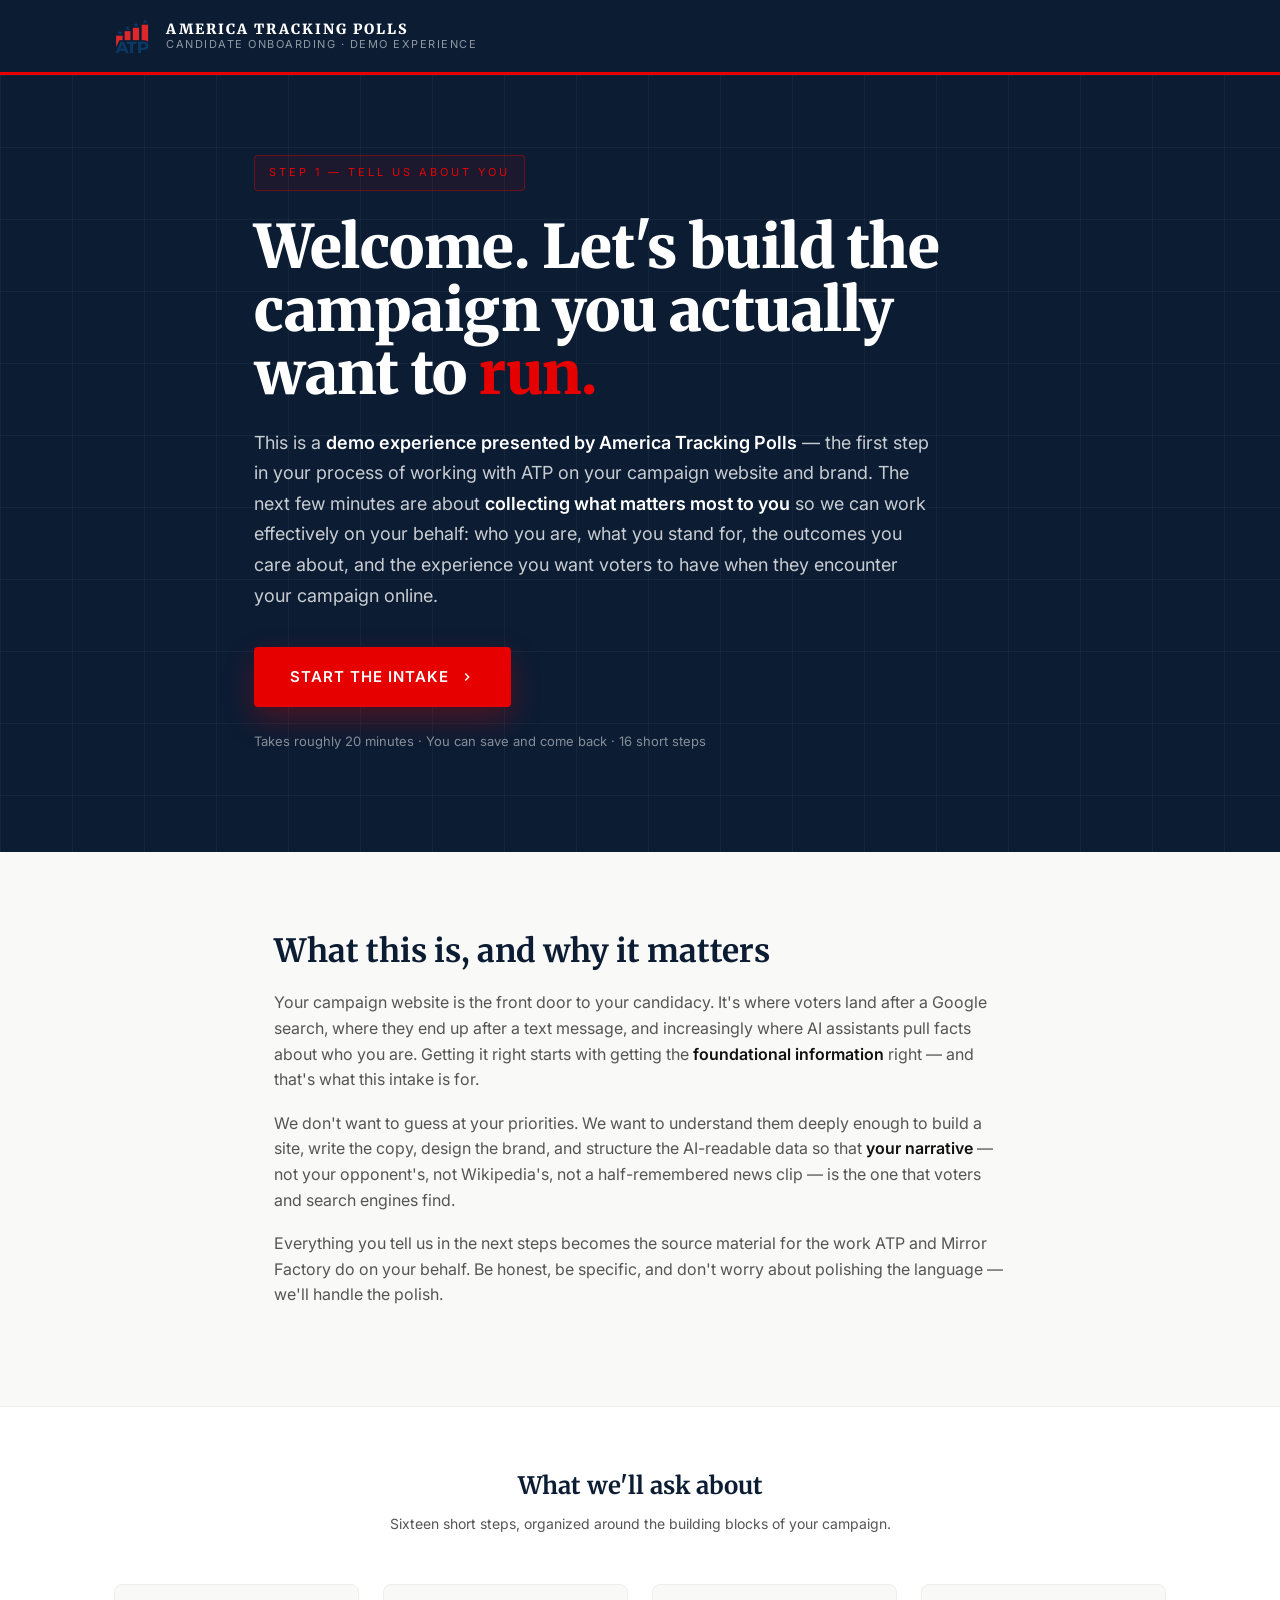
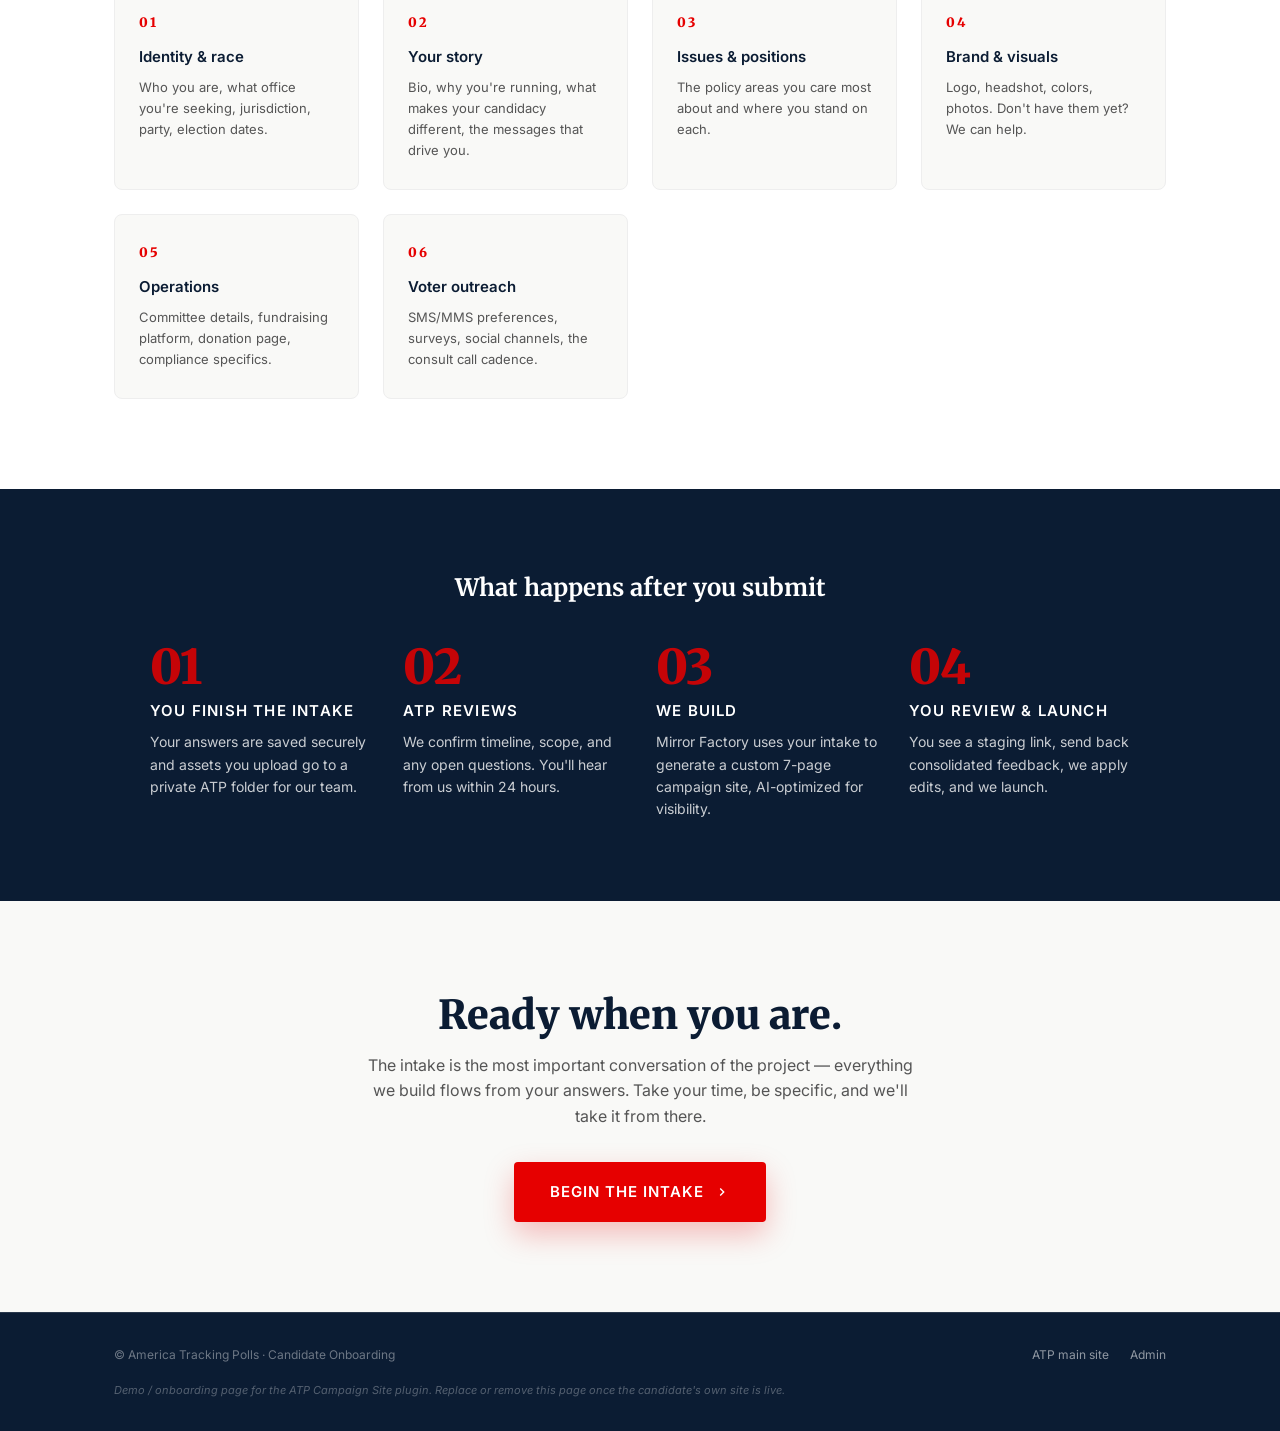
<file: index.html>
<!DOCTYPE html>
<html lang="en">
<head>
<meta charset="UTF-8">
<meta name="viewport" content="width=device-width, initial-scale=1.0">
<title>Welcome to America Tracking Polls — Candidate Onboarding</title>
<meta name="description" content="The first step in building your campaign website with America Tracking Polls. Tell us what matters most to you, and we'll build on your behalf.">
<link href="https://fonts.googleapis.com/css2?family=Merriweather:wght@400;700;900&family=Inter:wght@300;400;500;600;700&display=swap" rel="stylesheet">
<style>
  :root {
    --atp-navy: #0B1C33;
    --atp-navy-light: #142640;
    --atp-red: #E60000;
    --atp-red-dark: #B30000;
    --atp-white: #FFFFFF;
    --atp-cream: #F9F9F7;
    --atp-border: rgba(255,255,255,0.12);
    --text-main: #111;
    --text-muted: #555;
    --text-on-dark: rgba(255,255,255,0.78);
    --font-head: 'Merriweather', Georgia, serif;
    --font-body: 'Inter', -apple-system, BlinkMacSystemFont, sans-serif;
  }
  *,*::before,*::after{margin:0;padding:0;box-sizing:border-box}
  html{scroll-behavior:smooth}
  body{font-family:var(--font-body);background:var(--atp-cream);color:var(--text-main);line-height:1.6;-webkit-font-smoothing:antialiased}
  a{color:inherit}

  /* ── Top bar ────────────────────────────────────────── */
  .topbar{background:var(--atp-navy);color:var(--atp-white);padding:18px 0;border-bottom:3px solid var(--atp-red)}
  .wrap{max-width:1100px;margin:0 auto;padding:0 24px}
  .topbar-inner{display:flex;align-items:center;gap:16px}
  .topbar img{height:36px;width:auto}
  .topbar-titles{display:flex;flex-direction:column;line-height:1.2}
  .topbar-name{font-family:var(--font-head);font-weight:900;font-size:14px;letter-spacing:2px;text-transform:uppercase}
  .topbar-tag{font-size:11px;letter-spacing:1.5px;text-transform:uppercase;color:rgba(255,255,255,0.55)}

  /* ── Hero ───────────────────────────────────────────── */
  .hero{background:var(--atp-navy);color:var(--atp-white);padding:80px 0 100px;position:relative;overflow:hidden}
  .hero::before{content:"";position:absolute;inset:0;background-image:linear-gradient(rgba(255,255,255,0.04) 1px,transparent 1px),linear-gradient(90deg,rgba(255,255,255,0.04) 1px,transparent 1px);background-size:72px 72px;pointer-events:none}
  .hero-inner{position:relative;max-width:820px}
  .eyebrow{display:inline-block;font-family:var(--font-body);font-size:11px;letter-spacing:3px;text-transform:uppercase;color:var(--atp-red);background:rgba(230,0,0,0.08);border:1px solid rgba(230,0,0,0.4);padding:8px 14px;border-radius:4px;margin-bottom:24px}
  .hero h1{font-family:var(--font-head);font-weight:900;font-size:clamp(36px,5.5vw,60px);line-height:1.05;letter-spacing:-0.5px;margin-bottom:24px}
  .hero h1 .accent{color:var(--atp-red)}
  .hero-sub{font-size:18px;color:var(--text-on-dark);max-width:680px;margin-bottom:36px;line-height:1.7}
  .hero-sub strong{color:var(--atp-white);font-weight:600}
  .hero-cta{display:inline-flex;align-items:center;gap:10px;background:var(--atp-red);color:var(--atp-white);padding:18px 36px;font-family:var(--font-body);font-size:15px;font-weight:600;letter-spacing:1px;text-transform:uppercase;text-decoration:none;border-radius:4px;transition:background 0.2s,transform 0.2s;box-shadow:0 12px 30px rgba(230,0,0,0.3)}
  .hero-cta:hover{background:var(--atp-red-dark);transform:translateY(-2px)}
  .hero-cta svg{width:16px;height:16px;fill:currentColor}
  .hero-meta{margin-top:24px;font-size:13px;color:rgba(255,255,255,0.5);font-family:var(--font-body)}

  /* ── Welcome / explainer ───────────────────────────── */
  .welcome{padding:80px 0;background:var(--atp-cream)}
  .welcome-inner{max-width:780px;margin:0 auto}
  .welcome h2{font-family:var(--font-head);font-weight:700;font-size:32px;color:var(--atp-navy);margin-bottom:20px;line-height:1.2}
  .welcome p{font-size:16px;color:var(--text-muted);margin-bottom:18px}
  .welcome p strong{color:var(--text-main);font-weight:600}

  /* ── What we collect ───────────────────────────────── */
  .pillars{padding:60px 0 90px;background:var(--atp-white);border-top:1px solid #eee}
  .pillars h3{font-family:var(--font-head);font-weight:700;font-size:24px;color:var(--atp-navy);margin-bottom:8px;text-align:center}
  .pillars-sub{text-align:center;color:var(--text-muted);font-size:14px;margin-bottom:48px}
  .pillars-grid{display:grid;grid-template-columns:repeat(auto-fit,minmax(220px,1fr));gap:24px}
  .pillar{background:var(--atp-cream);border:1px solid #eee;border-radius:8px;padding:28px 24px;transition:border-color 0.2s,transform 0.2s}
  .pillar:hover{border-color:var(--atp-red);transform:translateY(-2px)}
  .pillar-num{font-family:var(--font-head);font-weight:900;font-size:13px;letter-spacing:2px;color:var(--atp-red);margin-bottom:12px}
  .pillar h4{font-family:var(--font-body);font-weight:600;font-size:15px;color:var(--atp-navy);margin-bottom:8px}
  .pillar p{font-size:13px;color:var(--text-muted);line-height:1.6}

  /* ── Process ───────────────────────────────────────── */
  .process{padding:80px 0;background:var(--atp-navy);color:var(--atp-white)}
  .process h3{font-family:var(--font-head);font-weight:700;font-size:24px;margin-bottom:36px;text-align:center}
  .process-steps{display:grid;grid-template-columns:repeat(auto-fit,minmax(220px,1fr));gap:32px;max-width:980px;margin:0 auto}
  .step{position:relative}
  .step-num{font-family:var(--font-head);font-weight:900;font-size:48px;color:var(--atp-red);line-height:1;margin-bottom:8px;opacity:0.85}
  .step h4{font-family:var(--font-body);font-weight:600;font-size:15px;text-transform:uppercase;letter-spacing:1.2px;margin-bottom:8px}
  .step p{font-size:14px;color:var(--text-on-dark);line-height:1.6}

  /* ── Final CTA ─────────────────────────────────────── */
  .final{padding:90px 0;background:var(--atp-cream);text-align:center}
  .final h2{font-family:var(--font-head);font-weight:900;font-size:clamp(28px,4vw,40px);color:var(--atp-navy);margin-bottom:14px;line-height:1.2}
  .final p{color:var(--text-muted);max-width:560px;margin:0 auto 32px;font-size:16px}
  .final .hero-cta{box-shadow:0 12px 30px rgba(230,0,0,0.25)}

  /* ── Footer ────────────────────────────────────────── */
  footer{background:var(--atp-navy);color:rgba(255,255,255,0.4);padding:32px 0;border-top:1px solid var(--atp-border)}
  footer .wrap{display:flex;flex-wrap:wrap;justify-content:space-between;align-items:center;gap:12px;font-size:12px}
  footer a{color:rgba(255,255,255,0.55);text-decoration:none;margin-left:18px;transition:color 0.2s}
  footer a:hover{color:var(--atp-white)}
  .ops-note{font-size:11px;color:rgba(255,255,255,0.3);font-style:italic;margin-top:6px;width:100%}

  @media(max-width:720px){
    .hero{padding:60px 0 70px}
    .welcome,.pillars,.process,.final{padding:60px 0}
  }
</style>
</head>
<body>

<!--
  ============================================================================
  ATP CANDIDATE ONBOARDING — INTAKE LANDING PAGE
  ----------------------------------------------------------------------------
  This page fronts the [atp_intake] WP shortcode. It's the first thing a
  prospective candidate sees when ATP sends them the intake link, and it's
  meant to set expectations: this is the kickoff to working with ATP on
  the candidate's website + branding, not a finished marketing pitch.
  Once a candidate's site goes live, this page can be removed (or kept as
  the public face of that WP install — your call).
  ============================================================================
-->

<div class="topbar">
  <div class="wrap topbar-inner">
    <img src="ATP-Logo-Standard.png" alt="America Tracking Polls">
    <div class="topbar-titles">
      <span class="topbar-name">America Tracking Polls</span>
      <span class="topbar-tag">Candidate Onboarding · Demo Experience</span>
    </div>
  </div>
</div>

<section class="hero">
  <div class="wrap hero-inner">
    <span class="eyebrow">Step 1 — Tell us about you</span>
    <h1>Welcome. Let's build the campaign you actually want to <span class="accent">run.</span></h1>
    <p class="hero-sub">
      This is a <strong>demo experience presented by America Tracking Polls</strong> — the first
      step in your process of working with ATP on your campaign website and brand. The next
      few minutes are about <strong>collecting what matters most to you</strong> so we can
      work effectively on your behalf: who you are, what you stand for, the outcomes you
      care about, and the experience you want voters to have when they encounter your
      campaign online.
    </p>
    <a href="/candidate-intake-form/" class="hero-cta">
      Start the Intake
      <svg viewBox="0 0 24 24"><path d="M8.59 16.59L13.17 12 8.59 7.41 10 6l6 6-6 6z"/></svg>
    </a>
    <p class="hero-meta">Takes roughly 20 minutes · You can save and come back · 16 short steps</p>
  </div>
</section>

<section class="welcome">
  <div class="wrap welcome-inner">
    <h2>What this is, and why it matters</h2>
    <p>
      Your campaign website is the front door to your candidacy. It's where voters land after
      a Google search, where they end up after a text message, and increasingly where AI
      assistants pull facts about who you are. Getting it right starts with getting the
      <strong>foundational information</strong> right — and that's what this intake is for.
    </p>
    <p>
      We don't want to guess at your priorities. We want to understand them deeply enough to
      build a site, write the copy, design the brand, and structure the AI-readable data so
      that <strong>your narrative</strong> — not your opponent's, not Wikipedia's, not a
      half-remembered news clip — is the one that voters and search engines find.
    </p>
    <p>
      Everything you tell us in the next steps becomes the source material for the work ATP
      and Mirror Factory do on your behalf. Be honest, be specific, and don't worry about
      polishing the language — we'll handle the polish.
    </p>
  </div>
</section>

<section class="pillars">
  <div class="wrap">
    <h3>What we'll ask about</h3>
    <p class="pillars-sub">Sixteen short steps, organized around the building blocks of your campaign.</p>
    <div class="pillars-grid">
      <div class="pillar"><div class="pillar-num">01</div><h4>Identity & race</h4><p>Who you are, what office you're seeking, jurisdiction, party, election dates.</p></div>
      <div class="pillar"><div class="pillar-num">02</div><h4>Your story</h4><p>Bio, why you're running, what makes your candidacy different, the messages that drive you.</p></div>
      <div class="pillar"><div class="pillar-num">03</div><h4>Issues & positions</h4><p>The policy areas you care most about and where you stand on each.</p></div>
      <div class="pillar"><div class="pillar-num">04</div><h4>Brand & visuals</h4><p>Logo, headshot, colors, photos. Don't have them yet? We can help.</p></div>
      <div class="pillar"><div class="pillar-num">05</div><h4>Operations</h4><p>Committee details, fundraising platform, donation page, compliance specifics.</p></div>
      <div class="pillar"><div class="pillar-num">06</div><h4>Voter outreach</h4><p>SMS/MMS preferences, surveys, social channels, the consult call cadence.</p></div>
    </div>
  </div>
</section>

<section class="process">
  <div class="wrap">
    <h3>What happens after you submit</h3>
    <div class="process-steps">
      <div class="step"><div class="step-num">01</div><h4>You finish the intake</h4><p>Your answers are saved securely and assets you upload go to a private ATP folder for our team.</p></div>
      <div class="step"><div class="step-num">02</div><h4>ATP reviews</h4><p>We confirm timeline, scope, and any open questions. You'll hear from us within 24 hours.</p></div>
      <div class="step"><div class="step-num">03</div><h4>We build</h4><p>Mirror Factory uses your intake to generate a custom 7-page campaign site, AI-optimized for visibility.</p></div>
      <div class="step"><div class="step-num">04</div><h4>You review &amp; launch</h4><p>You see a staging link, send back consolidated feedback, we apply edits, and we launch.</p></div>
    </div>
  </div>
</section>

<section class="final">
  <div class="wrap">
    <h2>Ready when you are.</h2>
    <p>
      The intake is the most important conversation of the project — everything we build
      flows from your answers. Take your time, be specific, and we'll take it from there.
    </p>
    <a href="/candidate-intake-form/" class="hero-cta">
      Begin the Intake
      <svg viewBox="0 0 24 24"><path d="M8.59 16.59L13.17 12 8.59 7.41 10 6l6 6-6 6z"/></svg>
    </a>
  </div>
</section>

<footer>
  <div class="wrap">
    <span>© America Tracking Polls · Candidate Onboarding</span>
    <span>
      <a href="https://americatrackingpolls.com" target="_blank" rel="noopener">ATP main site</a>
      <a href="/wp-admin">Admin</a>
    </span>
    <span class="ops-note">
      Demo / onboarding page for the ATP Campaign Site plugin. Replace or remove
      this page once the candidate's own site is live.
    </span>
  </div>
</footer>

</body>
</html>
</file>
